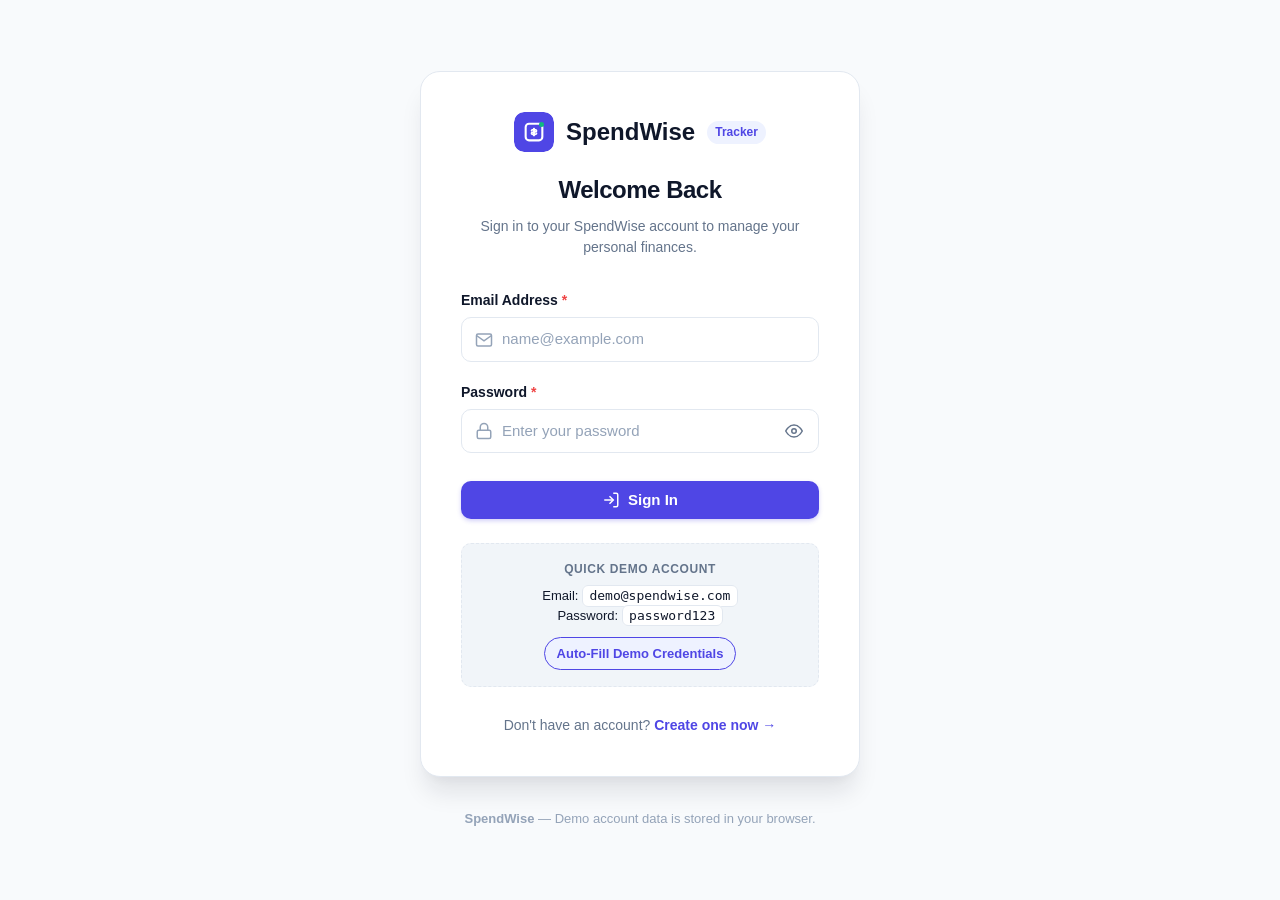
<file: index.html>
<!DOCTYPE html>
<html lang="en">
<head>
  <meta charset="UTF-8">
  <title>SpendWise - Expense Tracker</title>
  <script>
    (function() {
      var currentUser = localStorage.getItem("spendwise_current_user");
      if (currentUser) {
        window.location.replace("expense-tracker/index.html");
      } else {
        window.location.replace("expense-tracker/login.html");
      }
    })();
  </script>
  <meta http-equiv="refresh" content="0; url=expense-tracker/login.html">
</head>
<body style="font-family: system-ui, sans-serif; display: flex; align-items: center; justify-content: center; height: 100vh; margin: 0; background: #f8fafc;">
  <p>Redirecting to <a href="expense-tracker/login.html" style="color: #4f46e5; font-weight: 600;">SpendWise Application</a>...</p>
</body>
</html>
</file>
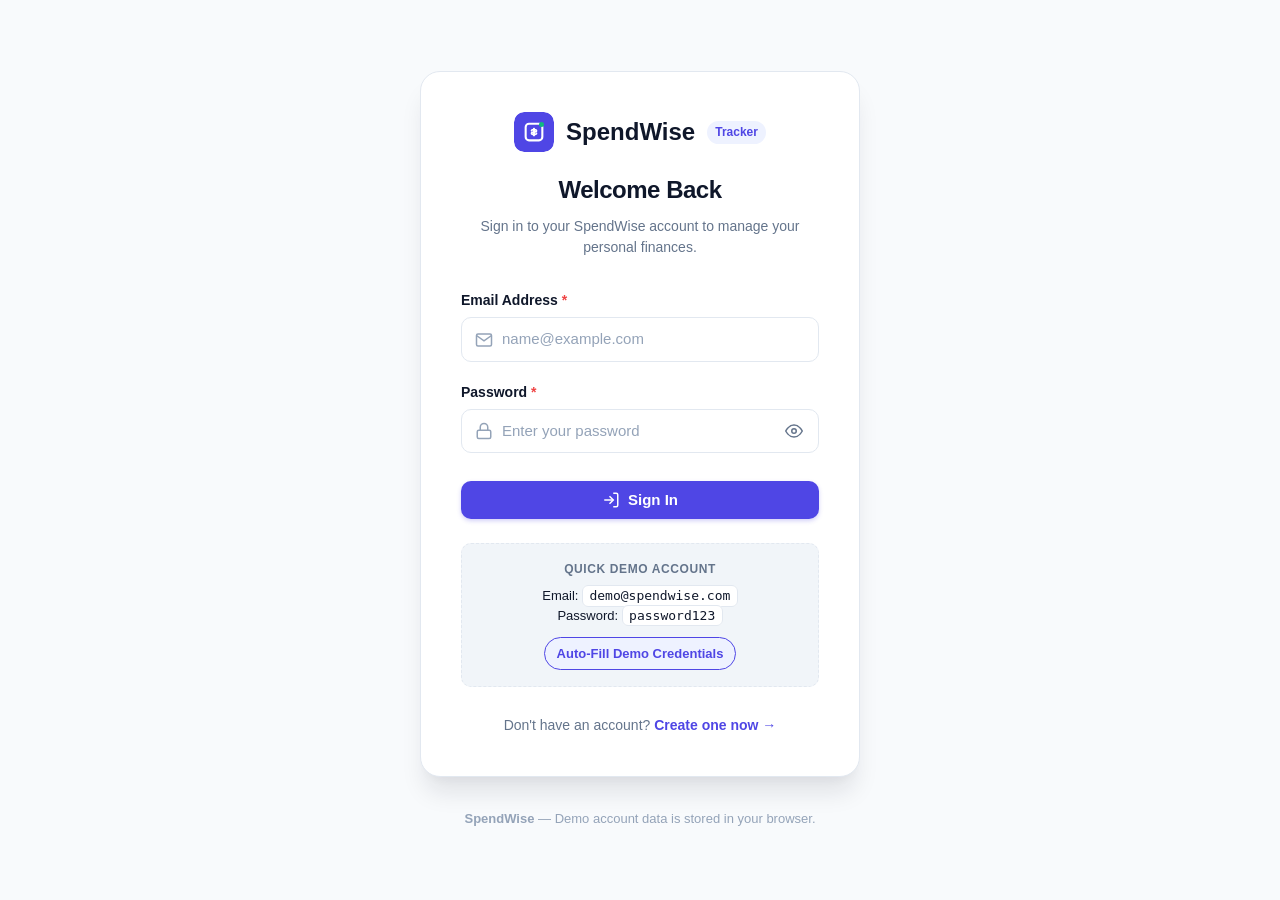
<file: expense-tracker/index.html>
<!DOCTYPE html>
<html lang="en">
<head>
  <meta charset="UTF-8">
  <meta name="viewport" content="width=device-width, initial-scale=1.0">
  <title>SpendWise | Modern Expense Tracker & Dashboard</title>
  <link rel="icon" type="image/svg+xml" href="assets/images/logo.svg">

  <script>
    (function () {
      const currentUser = localStorage.getItem("spendwise_current_user");
      if (!currentUser) {
        window.location.replace("login.html");
      }
    })();
  </script>

  <link rel="stylesheet" href="css/style.css">
  <link rel="stylesheet" href="css/responsive.css">
</head>
<body>

  <header class="navbar">
    <div class="container">
      <a href="index.html" class="nav-brand">
        <img src="assets/images/logo.svg" alt="SpendWise Logo" class="brand-icon">
        <span>SpendWise</span>
        <span class="brand-badge">Tracker</span>
      </a>

      <nav>
        <ul class="nav-menu">
          <li>
            <a href="index.html" class="nav-link active">
              <svg width="18" height="18" viewBox="0 0 24 24" fill="none" stroke="currentColor" stroke-width="2">
                <rect x="3" y="3" width="7" height="9" rx="1"></rect>
                <rect x="14" y="3" width="7" height="5" rx="1"></rect>
                <rect x="14" y="12" width="7" height="9" rx="1"></rect>
                <rect x="3" y="16" width="7" height="5" rx="1"></rect>
              </svg>
              <span>Dashboard</span>
            </a>
          </li>
          <li>
            <a href="pages/transactions.html" class="nav-link">
              <svg width="18" height="18" viewBox="0 0 24 24" fill="none" stroke="currentColor" stroke-width="2">
                <line x1="8" y1="6" x2="21" y2="6"></line>
                <line x1="8" y1="12" x2="21" y2="12"></line>
                <line x1="8" y1="18" x2="21" y2="18"></line>
                <line x1="3" y1="6" x2="3.01" y2="6"></line>
                <line x1="3" y1="12" x2="3.01" y2="12"></line>
                <line x1="3" y1="18" x2="3.01" y2="18"></line>
              </svg>
              <span>Transactions</span>
            </a>
          </li>
        </ul>
      </nav>

      <div class="nav-actions">

        <div class="nav-user-profile" id="nav-user-profile" title="Logged in user">
          <div class="user-avatar" id="user-avatar">U</div>
          <span class="user-name" id="nav-user-name">User</span>
        </div>

        <a href="pages/transactions.html" class="btn btn-secondary btn-sm">
          <span>View All</span>
        </a>

        <button id="logout-btn" class="btn btn-danger btn-sm" title="Log out of SpendWise">
          <svg width="15" height="15" viewBox="0 0 24 24" fill="none" stroke="currentColor" stroke-width="2">
            <path d="M9 21H5a2 2 0 0 1-2-2V5a2 2 0 0 1 2-2h4"></path>
            <polyline points="16 17 21 12 16 7"></polyline>
            <line x1="21" y1="12" x2="9" y2="12"></line>
          </svg>
          <span>Logout</span>
        </button>
      </div>
    </div>
  </header>

  <main class="main-content">
    <div class="container">

      <section class="page-header">
        <div class="page-title-group">
          <h1>Financial Dashboard</h1>
          <p>Track your cash flow, log expenses, and monitor savings in real-time.</p>
        </div>
        <div class="header-actions">
          <button id="clear-all-data-btn" class="btn btn-secondary btn-sm" title="Restore default sample records">
            <svg width="16" height="16" viewBox="0 0 24 24" fill="none" stroke="currentColor" stroke-width="2">
              <path d="M21.5 2v6h-6M21.34 15.57a10 10 0 1 1-.57-8.38l5.67-5.67"></path>
            </svg>
            <span>Reset Samples</span>
          </button>
          <a href="pages/transactions.html" class="btn btn-primary btn-sm">
            <svg width="16" height="16" viewBox="0 0 24 24" fill="none" stroke="currentColor" stroke-width="2">
              <line x1="12" y1="5" x2="12" y2="19"></line>
              <line x1="5" y1="12" x2="19" y2="12"></line>
            </svg>
            <span>All Transactions</span>
          </a>
        </div>
      </section>

      <section class="dashboard-grid">

        <div class="metric-card">
          <div class="metric-card-header">
            <span class="metric-card-title">Total Balance</span>
            <div class="metric-icon-box balance">
              <svg width="22" height="22" viewBox="0 0 24 24" fill="none" stroke="currentColor" stroke-width="2">
                <rect x="2" y="5" width="20" height="14" rx="2"></rect>
                <line x1="2" y1="10" x2="22" y2="10"></line>
              </svg>
            </div>
          </div>
          <div class="metric-card-value" id="total-balance">$0.00</div>
          <div class="metric-card-footer">
            <span class="status-badge positive" id="balance-status-badge">Positive Balance</span>
          </div>
        </div>

        <div class="metric-card">
          <div class="metric-card-header">
            <span class="metric-card-title">Total Income</span>
            <div class="metric-icon-box income">
              <svg width="22" height="22" viewBox="0 0 24 24" fill="none" stroke="currentColor" stroke-width="2.5">
                <polyline points="23 6 13.5 15.5 8.5 10.5 1 18"></polyline>
                <polyline points="17 6 23 6 23 12"></polyline>
              </svg>
            </div>
          </div>
          <div class="metric-card-value" id="total-income" style="color: var(--success);">$0.00</div>
          <div class="metric-card-footer">
            <span>Money received</span>
          </div>
        </div>

        <div class="metric-card">
          <div class="metric-card-header">
            <span class="metric-card-title">Total Expense</span>
            <div class="metric-icon-box expense">
              <svg width="22" height="22" viewBox="0 0 24 24" fill="none" stroke="currentColor" stroke-width="2.5">
                <polyline points="23 18 13.5 8.5 8.5 13.5 1 6"></polyline>
                <polyline points="17 18 23 18 23 12"></polyline>
              </svg>
            </div>
          </div>
          <div class="metric-card-value" id="total-expense" style="color: var(--danger);">$0.00</div>
          <div class="metric-card-footer">
            <span>Money spent</span>
          </div>
        </div>

        <div class="metric-card">
          <div class="metric-card-header">
            <span class="metric-card-title">Transactions</span>
            <div class="metric-icon-box count">
              <svg width="22" height="22" viewBox="0 0 24 24" fill="none" stroke="currentColor" stroke-width="2">
                <path d="M14 2H6a2 2 0 0 0-2 2v16a2 2 0 0 0 2 2h12a2 2 0 0 0 2-2V8z"></path>
                <polyline points="14 2 14 8 20 8"></polyline>
                <line x1="16" y1="13" x2="8" y2="13"></line>
                <line x1="16" y1="17" x2="8" y2="17"></line>
                <polyline points="10 9 9 9 8 9"></polyline>
              </svg>
            </div>
          </div>
          <div class="metric-card-value" id="total-count">0</div>
          <div class="metric-card-footer">
            <span>Total records saved</span>
          </div>
        </div>

      </section>

      <div class="dashboard-layout">

        <div class="dashboard-col-left">

          <div class="card">
            <div class="card-header">
              <h2 class="card-title">
                <svg width="20" height="20" viewBox="0 0 24 24" fill="none" stroke="currentColor" stroke-width="2">
                  <circle cx="12" cy="12" r="10"></circle>
                  <line x1="12" y1="8" x2="12" y2="16"></line>
                  <line x1="8" y1="12" x2="16" y2="12"></line>
                </svg>
                <span>Add Transaction</span>
              </h2>
            </div>
            <div class="card-body">
              <form id="transaction-form">

                <div class="form-group">
                  <label class="form-label">Transaction Type</label>
                  <div class="type-toggle-group">
                    <button type="button" class="type-toggle-btn active type-expense" data-type="expense">
                      <svg width="16" height="16" viewBox="0 0 24 24" fill="none" stroke="currentColor" stroke-width="2.5">
                        <polyline points="23 18 13.5 8.5 8.5 13.5 1 6"></polyline>
                        <polyline points="17 18 23 18 23 12"></polyline>
                      </svg>
                      <span>Expense</span>
                    </button>
                    <button type="button" class="type-toggle-btn type-income" data-type="income">
                      <svg width="16" height="16" viewBox="0 0 24 24" fill="none" stroke="currentColor" stroke-width="2.5">
                        <polyline points="23 6 13.5 15.5 8.5 10.5 1 18"></polyline>
                        <polyline points="17 6 23 6 23 12"></polyline>
                      </svg>
                      <span>Income</span>
                    </button>
                  </div>
                </div>

                <div class="form-group">
                  <label for="tx-title" class="form-label">
                    Transaction Title <span class="required">*</span>
                  </label>
                  <input
                    type="text"
                    id="tx-title"
                    class="form-control"
                    placeholder="e.g. Grocery shopping, Salary, Coffee"
                    required
                  >
                </div>

                <div class="form-row">
                  <div class="form-group">
                    <label for="tx-amount" class="form-label">
                      Amount ($) <span class="required">*</span>
                    </label>
                    <div class="input-with-icon">
                      <span class="input-icon">$</span>
                      <input
                        type="number"
                        id="tx-amount"
                        class="form-control"
                        placeholder="0.00"
                        step="0.01"
                        min="0.01"
                        required
                      >
                    </div>
                  </div>

                  <div class="form-group">
                    <label for="tx-category" class="form-label">
                      Category <span class="required">*</span>
                    </label>
                    <select id="tx-category" class="form-control" required>

                    </select>
                  </div>
                </div>

                <div class="form-row">
                  <div class="form-group">
                    <label for="tx-date" class="form-label">
                      Date <span class="required">*</span>
                    </label>
                    <input
                      type="date"
                      id="tx-date"
                      class="form-control"
                      required
                    >
                  </div>

                  <div class="form-group">
                    <label for="tx-notes" class="form-label">
                      Notes (Optional)
                    </label>
                    <input
                      type="text"
                      id="tx-notes"
                      class="form-control"
                      placeholder="e.g. Receipt #42, personal"
                    >
                  </div>
                </div>

                <button type="submit" class="btn btn-primary" style="width: 100%;">
                  <svg width="18" height="18" viewBox="0 0 24 24" fill="none" stroke="currentColor" stroke-width="2">
                    <line x1="12" y1="5" x2="12" y2="19"></line>
                    <line x1="5" y1="12" x2="19" y2="12"></line>
                  </svg>
                  <span>Add Transaction</span>
                </button>

              </form>
            </div>
          </div>

          <div class="card">
            <div class="card-header">
              <h2 class="card-title">
                <svg width="18" height="18" viewBox="0 0 24 24" fill="none" stroke="currentColor" stroke-width="2">
                  <line x1="18" y1="20" x2="18" y2="10"></line>
                  <line x1="12" y1="20" x2="12" y2="4"></line>
                  <line x1="6" y1="20" x2="6" y2="14"></line>
                </svg>
                <span>Cash Flow Breakdown</span>
              </h2>
            </div>
            <div class="card-body">

              <div class="analytics-meter">
                <div class="meter-labels">
                  <span id="income-ratio-text" style="color: var(--success);">Income: 50%</span>
                  <span id="expense-ratio-text" style="color: var(--danger);">Expense: 50%</span>
                </div>
                <div class="meter-track">
                  <div id="income-expense-meter" class="meter-fill" style="width: 50%;"></div>
                </div>
              </div>

              <h4 style="font-size: 0.875rem; font-weight: 600; color: var(--text-muted); margin-bottom: 0.75rem; text-transform: uppercase; letter-spacing: 0.05em;">
                Top Expense Categories
              </h4>
              <div id="category-breakdown-list" class="category-breakdown-list">

              </div>
            </div>
          </div>

        </div>

        <div class="dashboard-col-right">
          <div class="card">
            <div class="card-header">
              <h2 class="card-title">
                <svg width="20" height="20" viewBox="0 0 24 24" fill="none" stroke="currentColor" stroke-width="2">
                  <circle cx="12" cy="12" r="10"></circle>
                  <polyline points="12 6 12 12 16 14"></polyline>
                </svg>
                <span>Recent Transactions</span>
              </h2>
              <a href="pages/transactions.html" class="btn btn-secondary btn-sm">
                <span>View All &rarr;</span>
              </a>
            </div>
            <div class="card-body">

              <ul id="recent-transactions-list" class="transaction-list-widget">

              </ul>

              <div id="empty-recent-state" class="empty-state" style="display: none;">
                <img src="assets/images/empty-illustration.svg" alt="No transactions yet">
                <h3>No transactions found</h3>
                <p>Use the form on the left to add your first transaction and start tracking your expenses!</p>
              </div>

            </div>
          </div>
        </div>

      </div>

    </div>
  </main>

  <div id="edit-modal" class="modal-overlay">
    <div class="modal-dialog">
      <div class="modal-header">
        <h3 class="modal-title">
          <span aria-hidden="true">✏️</span>
          <span>Edit Transaction</span>
        </h3>
        <button type="button" class="modal-close-btn" id="close-edit-modal" aria-label="Close modal">
          <svg width="18" height="18" viewBox="0 0 24 24" fill="none" stroke="currentColor" stroke-width="2">
            <line x1="18" y1="6" x2="6" y2="18"></line>
            <line x1="6" y1="6" x2="18" y2="18"></line>
          </svg>
        </button>
      </div>

      <form id="edit-transaction-form">
        <input type="hidden" id="edit-tx-id">

        <div class="modal-body">

          <div class="form-group">
            <label class="form-label">Type</label>
            <div style="display: flex; gap: 1.5rem;">
              <label style="display: flex; align-items: center; gap: 0.5rem; cursor: pointer; font-size: 0.9375rem;">
                <input type="radio" name="edit-tx-type" value="income"> Income
              </label>
              <label style="display: flex; align-items: center; gap: 0.5rem; cursor: pointer; font-size: 0.9375rem;">
                <input type="radio" name="edit-tx-type" value="expense"> Expense
              </label>
            </div>
          </div>

          <div class="form-group">
            <label for="edit-tx-title" class="form-label">Transaction Title <span class="required">*</span></label>
            <input type="text" id="edit-tx-title" class="form-control" required>
          </div>

          <div class="form-row">
            <div class="form-group">
              <label for="edit-tx-amount" class="form-label">Amount ($) <span class="required">*</span></label>
              <input type="number" id="edit-tx-amount" class="form-control" step="0.01" min="0.01" required>
            </div>

            <div class="form-group">
              <label for="edit-tx-category" class="form-label">Category <span class="required">*</span></label>
              <select id="edit-tx-category" class="form-control" required></select>
            </div>
          </div>

          <div class="form-row">
            <div class="form-group">
              <label for="edit-tx-date" class="form-label">Date <span class="required">*</span></label>
              <input type="date" id="edit-tx-date" class="form-control" required>
            </div>

            <div class="form-group">
              <label for="edit-tx-notes" class="form-label">Notes</label>
              <input type="text" id="edit-tx-notes" class="form-control">
            </div>
          </div>
        </div>

        <div class="modal-footer">
          <button type="button" class="btn btn-secondary" id="cancel-edit-btn">Cancel</button>
          <button type="submit" class="btn btn-primary">Save Changes</button>
        </div>
      </form>
    </div>
  </div>

  <div id="toast-container" class="toast-container"></div>

  <footer class="footer">
    <div class="container">
      <div>
        <strong>SpendWise</strong> &mdash; Modern Vanilla JS Expense Tracker
      </div>
      <div>
        <span>All data saved securely in your browser's LocalStorage.</span>
      </div>
    </div>
  </footer>

  <script src="js/main.js"></script>
</body>
</html>
</file>
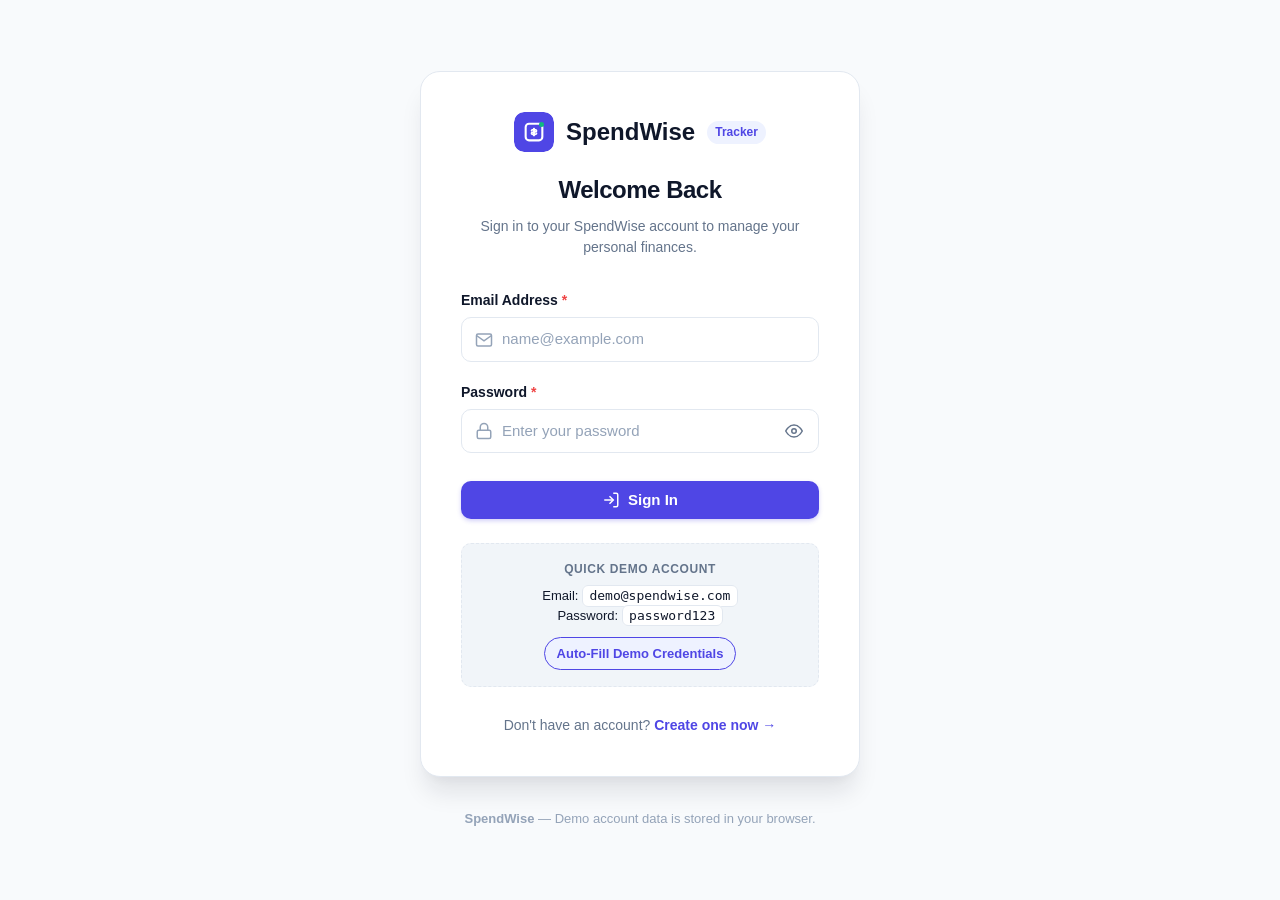
<file: expense-tracker/login.html>
<!DOCTYPE html>
<html lang="en">
<head>
  <meta charset="UTF-8">
  <meta name="viewport" content="width=device-width, initial-scale=1.0">
  <title>Sign In | SpendWise Expense Tracker</title>
  <link rel="icon" type="image/svg+xml" href="assets/images/logo.svg">

  <script>
    (function () {
      const currentUser = localStorage.getItem("spendwise_current_user");
      if (currentUser) {
        window.location.replace("index.html");
      }
    })();
  </script>

  <link rel="stylesheet" href="css/style.css">
  <link rel="stylesheet" href="css/login.css">
  <link rel="stylesheet" href="css/responsive.css">
</head>
<body>

  <div class="auth-wrapper">
    <div class="auth-container">

      <div class="auth-card">

        <div class="auth-header">
          <a href="login.html" class="auth-brand">
            <img src="assets/images/logo.svg" alt="SpendWise Logo" class="brand-icon">
            <span>SpendWise</span>
            <span class="brand-badge">Tracker</span>
          </a>
          <h1 class="auth-title">Welcome Back</h1>
          <p class="auth-subtitle">Sign in to your SpendWise account to manage your personal finances.</p>
        </div>

        <div id="auth-success" class="auth-alert auth-alert-success" style="display: none;">
          <svg width="20" height="20" viewBox="0 0 24 24" fill="none" stroke="currentColor" stroke-width="2">
            <path d="M22 11.08V12a10 10 0 1 1-5.93-9.14"></path>
            <polyline points="22 4 12 14.01 9 11.01"></polyline>
          </svg>
          <span id="auth-success-text">Account created successfully! Please sign in below.</span>
        </div>

        <div id="auth-error" class="auth-alert auth-alert-danger" style="display: none;">
          <svg width="20" height="20" viewBox="0 0 24 24" fill="none" stroke="currentColor" stroke-width="2">
            <circle cx="12" cy="12" r="10"></circle>
            <line x1="12" y1="8" x2="12" y2="12"></line>
            <line x1="12" y1="16" x2="12.01" y2="16"></line>
          </svg>
          <span id="auth-error-text">Invalid email or password.</span>
        </div>

        <form id="login-form" novalidate>

          <div class="form-group">
            <label for="login-email" class="form-label">
              Email Address <span class="required">*</span>
            </label>
            <div class="input-with-icon">
              <span class="input-icon">
                <svg width="18" height="18" viewBox="0 0 24 24" fill="none" stroke="currentColor" stroke-width="2">
                  <path d="M4 4h16c1.1 0 2 .9 2 2v12c0 1.1-.9 2-2 2H4c-1.1 0-2-.9-2-2V6c0-1.1.9-2 2-2z"></path>
                  <polyline points="22,6 12,13 2,6"></polyline>
                </svg>
              </span>
              <input
                type="email"
                id="login-email"
                class="form-control"
                placeholder="name@example.com"
                required
                autocomplete="email"
              >
            </div>
          </div>

          <div class="form-group">
            <label for="login-password" class="form-label">
              Password <span class="required">*</span>
            </label>
            <div class="input-with-icon input-password-wrapper">
              <span class="input-icon">
                <svg width="18" height="18" viewBox="0 0 24 24" fill="none" stroke="currentColor" stroke-width="2">
                  <rect x="3" y="11" width="18" height="11" rx="2" ry="2"></rect>
                  <path d="M7 11V7a5 5 0 0 1 10 0v4"></path>
                </svg>
              </span>
              <input
                type="password"
                id="login-password"
                class="form-control"
                placeholder="Enter your password"
                required
                autocomplete="current-password"
              >
              <button
                type="button"
                id="toggle-login-password"
                class="btn-toggle-password"
                aria-label="Toggle password visibility"
              >
                <svg width="18" height="18" viewBox="0 0 24 24" fill="none" stroke="currentColor" stroke-width="2">
                  <path d="M1 12s4-8 11-8 11 8 11 8-4 8-11 8-11-8-11-8z"></path>
                  <circle cx="12" cy="12" r="3"></circle>
                </svg>
              </button>
            </div>
          </div>

          <button type="submit" id="login-submit-btn" class="btn btn-primary" style="width: 100%; margin-top: 0.5rem;">
            <svg width="18" height="18" viewBox="0 0 24 24" fill="none" stroke="currentColor" stroke-width="2">
              <path d="M15 3h4a2 2 0 0 1 2 2v14a2 2 0 0 1-2 2h-4"></path>
              <polyline points="10 17 15 12 10 7"></polyline>
              <line x1="15" y1="12" x2="3" y2="12"></line>
            </svg>
            <span>Sign In</span>
          </button>

        </form>

        <div class="demo-account-box">
          <div class="demo-account-header">Quick Demo Account</div>
          <div class="demo-credentials">
            Email: <code>demo@spendwise.com</code><br>
            Password: <code>password123</code>
          </div>
          <button type="button" id="btn-fill-demo" class="btn-fill-demo">
            Auto-Fill Demo Credentials
          </button>
        </div>

        <div class="auth-footer">
          Don't have an account? <a href="register.html">Create one now &rarr;</a>
        </div>

      </div>

      <div class="auth-page-footer">
        <strong>SpendWise</strong> &mdash; Demo account data is stored in your browser.
      </div>

    </div>
  </div>

  <div id="toast-container" class="toast-container"></div>

  <script src="js/login.js"></script>
</body>
</html>
</file>
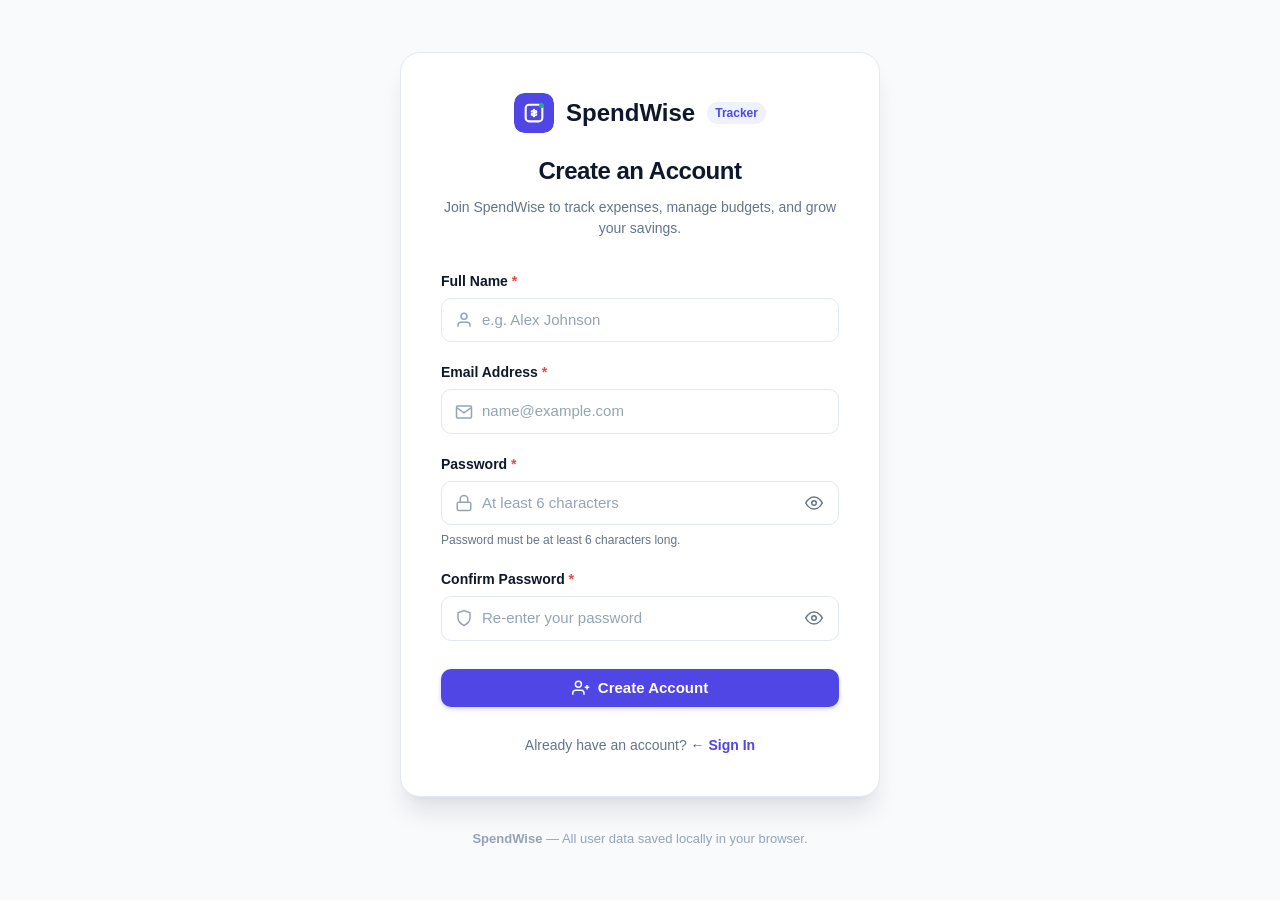
<file: expense-tracker/register.html>
<!DOCTYPE html>
<html lang="en">
<head>
  <meta charset="UTF-8">
  <meta name="viewport" content="width=device-width, initial-scale=1.0">
  <title>Create an Account | SpendWise Expense Tracker</title>
  <link rel="icon" type="image/svg+xml" href="assets/images/logo.svg">

  <script>
    (function () {
      const currentUser = localStorage.getItem("spendwise_current_user");
      if (currentUser) {
        window.location.replace("index.html");
      }
    })();
  </script>

  <link rel="stylesheet" href="css/style.css">
  <link rel="stylesheet" href="css/register.css">
  <link rel="stylesheet" href="css/responsive.css">
</head>
<body>

  <div class="auth-wrapper">
    <div class="auth-container">

      <div class="auth-card">

        <div class="auth-header">
          <a href="register.html" class="auth-brand">
            <img src="assets/images/logo.svg" alt="SpendWise Logo" class="brand-icon">
            <span>SpendWise</span>
            <span class="brand-badge">Tracker</span>
          </a>
          <h1 class="auth-title">Create an Account</h1>
          <p class="auth-subtitle">Join SpendWise to track expenses, manage budgets, and grow your savings.</p>
        </div>

        <div id="auth-error" class="auth-alert auth-alert-danger" style="display: none;">
          <svg width="20" height="20" viewBox="0 0 24 24" fill="none" stroke="currentColor" stroke-width="2">
            <circle cx="12" cy="12" r="10"></circle>
            <line x1="12" y1="8" x2="12" y2="12"></line>
            <line x1="12" y1="16" x2="12.01" y2="16"></line>
          </svg>
          <span id="auth-error-text">Please resolve the form errors.</span>
        </div>

        <form id="register-form" novalidate>

          <div class="form-group">
            <label for="reg-name" class="form-label">
              Full Name <span class="required">*</span>
            </label>
            <div class="input-with-icon">
              <span class="input-icon">
                <svg width="18" height="18" viewBox="0 0 24 24" fill="none" stroke="currentColor" stroke-width="2">
                  <path d="M20 21v-2a4 4 0 0 0-4-4H8a4 4 0 0 0-4 4v2"></path>
                  <circle cx="12" cy="7" r="4"></circle>
                </svg>
              </span>
              <input
                type="text"
                id="reg-name"
                class="form-control"
                placeholder="e.g. Alex Johnson"
                required
                autocomplete="name"
              >
            </div>
          </div>

          <div class="form-group">
            <label for="reg-email" class="form-label">
              Email Address <span class="required">*</span>
            </label>
            <div class="input-with-icon">
              <span class="input-icon">
                <svg width="18" height="18" viewBox="0 0 24 24" fill="none" stroke="currentColor" stroke-width="2">
                  <path d="M4 4h16c1.1 0 2 .9 2 2v12c0 1.1-.9 2-2 2H4c-1.1 0-2-.9-2-2V6c0-1.1.9-2 2-2z"></path>
                  <polyline points="22,6 12,13 2,6"></polyline>
                </svg>
              </span>
              <input
                type="email"
                id="reg-email"
                class="form-control"
                placeholder="name@example.com"
                required
                autocomplete="email"
              >
            </div>
          </div>

          <div class="form-group">
            <label for="reg-password" class="form-label">
              Password <span class="required">*</span>
            </label>
            <div class="input-with-icon input-password-wrapper">
              <span class="input-icon">
                <svg width="18" height="18" viewBox="0 0 24 24" fill="none" stroke="currentColor" stroke-width="2">
                  <rect x="3" y="11" width="18" height="11" rx="2" ry="2"></rect>
                  <path d="M7 11V7a5 5 0 0 1 10 0v4"></path>
                </svg>
              </span>
              <input
                type="password"
                id="reg-password"
                class="form-control"
                placeholder="At least 6 characters"
                minlength="6"
                required
                autocomplete="new-password"
              >
              <button
                type="button"
                id="toggle-reg-password"
                class="btn-toggle-password"
                aria-label="Toggle password visibility"
              >
                <svg width="18" height="18" viewBox="0 0 24 24" fill="none" stroke="currentColor" stroke-width="2">
                  <path d="M1 12s4-8 11-8 11 8 11 8-4 8-11 8-11-8-11-8z"></path>
                  <circle cx="12" cy="12" r="3"></circle>
                </svg>
              </button>
            </div>
            <div class="form-helper">Password must be at least 6 characters long.</div>
          </div>

          <div class="form-group">
            <label for="reg-confirm-password" class="form-label">
              Confirm Password <span class="required">*</span>
            </label>
            <div class="input-with-icon input-password-wrapper">
              <span class="input-icon">
                <svg width="18" height="18" viewBox="0 0 24 24" fill="none" stroke="currentColor" stroke-width="2">
                  <path d="M12 22s8-4 8-10V5l-8-3-8 3v7c0 6 8 10 8 10z"></path>
                </svg>
              </span>
              <input
                type="password"
                id="reg-confirm-password"
                class="form-control"
                placeholder="Re-enter your password"
                required
                autocomplete="new-password"
              >
              <button
                type="button"
                id="toggle-reg-confirm"
                class="btn-toggle-password"
                aria-label="Toggle password visibility"
              >
                <svg width="18" height="18" viewBox="0 0 24 24" fill="none" stroke="currentColor" stroke-width="2">
                  <path d="M1 12s4-8 11-8 11 8 11 8-4 8-11 8-11-8-11-8z"></path>
                  <circle cx="12" cy="12" r="3"></circle>
                </svg>
              </button>
            </div>
            <div id="match-indicator" class="match-indicator" style="display: none;"></div>
          </div>

          <button type="submit" id="register-submit-btn" class="btn btn-primary" style="width: 100%; margin-top: 0.5rem;">
            <svg width="18" height="18" viewBox="0 0 24 24" fill="none" stroke="currentColor" stroke-width="2">
              <path d="M16 21v-2a4 4 0 0 0-4-4H5a4 4 0 0 0-4 4v2"></path>
              <circle cx="8.5" cy="7" r="4"></circle>
              <line x1="20" y1="8" x2="20" y2="14"></line>
              <line x1="23" y1="11" x2="17" y2="11"></line>
            </svg>
            <span>Create Account</span>
          </button>

        </form>

        <div class="auth-footer">
          Already have an account? <a href="login.html">&larr; Sign In</a>
        </div>

      </div>

      <div class="auth-page-footer">
        <strong>SpendWise</strong> &mdash; All user data saved locally in your browser.
      </div>

    </div>
  </div>

  <div id="toast-container" class="toast-container"></div>

  <script src="js/register.js"></script>
</body>
</html>
</file>
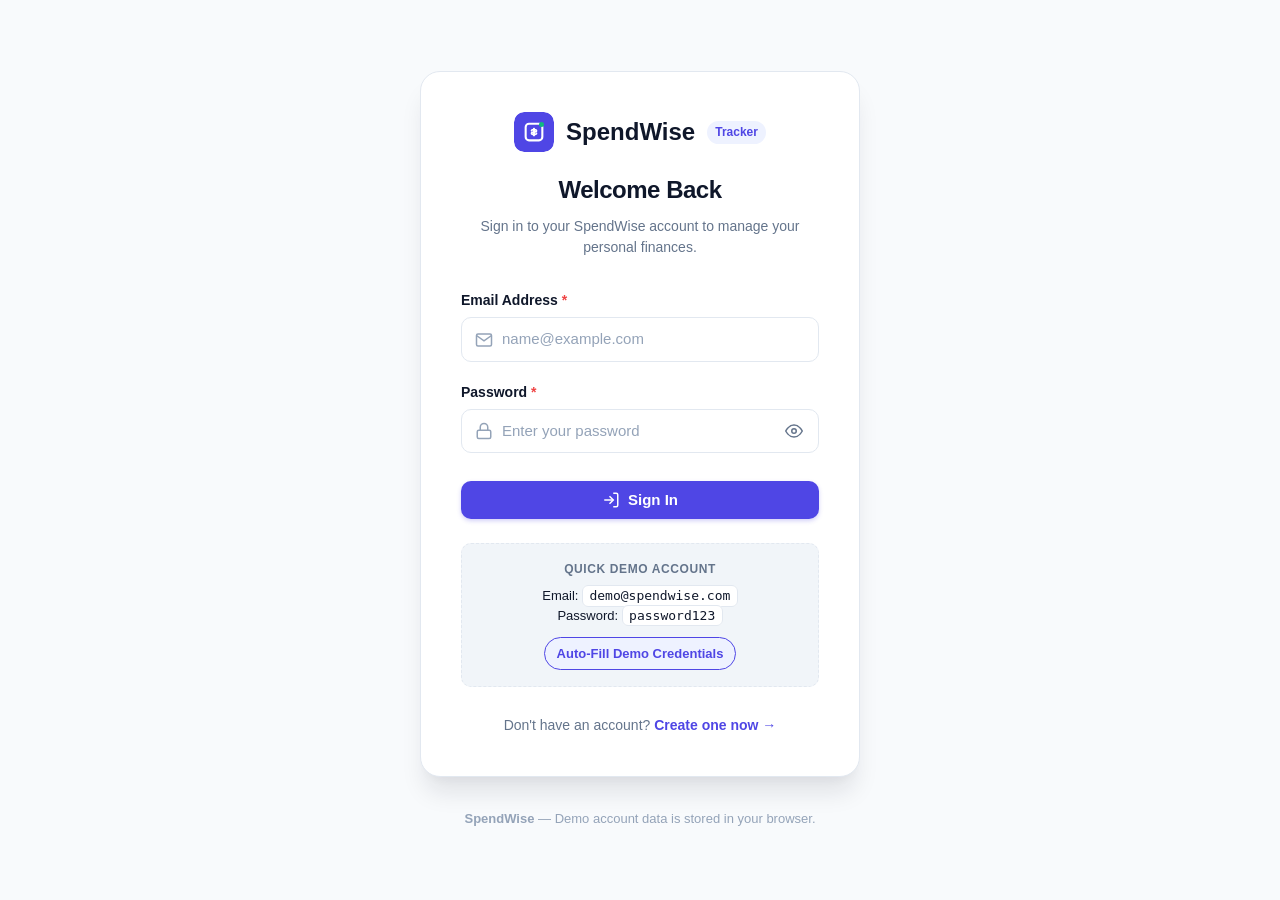
<file: expense-tracker/pages/transactions.html>
<!DOCTYPE html>
<html lang="en">

<head>
  <meta charset="UTF-8">
  <meta name="viewport" content="width=device-width, initial-scale=1.0">
  <title>All Transactions | SpendWise</title>
  <link rel="icon" type="image/svg+xml" href="../assets/images/logo.svg">

  <script>
    (function () {
      const currentUser = localStorage.getItem("spendwise_current_user");
      if (!currentUser) {
        window.location.replace("../login.html");
      }
    })();
  </script>

  <link rel="stylesheet" href="../css/style.css">
  <link rel="stylesheet" href="../css/responsive.css">
</head>

<body>

  <header class="navbar">
    <div class="container">
      <a href="../index.html" class="nav-brand">
        <img src="../assets/images/logo.svg" alt="SpendWise Logo" class="brand-icon">
        <span>SpendWise</span>
        <span class="brand-badge">Tracker</span>
      </a>

      <nav>
        <ul class="nav-menu">
          <li>
            <a href="../index.html" class="nav-link">
              <svg width="18" height="18" viewBox="0 0 24 24" fill="none" stroke="currentColor" stroke-width="2">
                <rect x="3" y="3" width="7" height="9" rx="1"></rect>
                <rect x="14" y="3" width="7" height="5" rx="1"></rect>
                <rect x="14" y="12" width="7" height="9" rx="1"></rect>
                <rect x="3" y="16" width="7" height="5" rx="1"></rect>
              </svg>
              <span>Dashboard</span>
            </a>
          </li>
          <li>
            <a href="transactions.html" class="nav-link active">
              <svg width="18" height="18" viewBox="0 0 24 24" fill="none" stroke="currentColor" stroke-width="2">
                <line x1="8" y1="6" x2="21" y2="6"></line>
                <line x1="8" y1="12" x2="21" y2="12"></line>
                <line x1="8" y1="18" x2="21" y2="18"></line>
                <line x1="3" y1="6" x2="3.01" y2="6"></line>
                <line x1="3" y1="12" x2="3.01" y2="12"></line>
                <line x1="3" y1="18" x2="3.01" y2="18"></line>
              </svg>
              <span>Transactions</span>
            </a>
          </li>
        </ul>
      </nav>

      <div class="nav-actions">

        <div class="nav-user-profile" id="nav-user-profile" title="Logged in user">
          <div class="user-avatar" id="user-avatar">U</div>
          <span class="user-name" id="nav-user-name">User</span>
        </div>

        <button id="open-add-modal-btn" class="btn btn-primary btn-sm">
          <svg width="16" height="16" viewBox="0 0 24 24" fill="none" stroke="currentColor" stroke-width="2">
            <line x1="12" y1="5" x2="12" y2="19"></line>
            <line x1="5" y1="12" x2="19" y2="12"></line>
          </svg>
          <span>Add Transaction</span>
        </button>

        <button id="logout-btn" class="btn btn-danger btn-sm" title="Log out of SpendWise">
          <svg width="15" height="15" viewBox="0 0 24 24" fill="none" stroke="currentColor" stroke-width="2">
            <path d="M9 21H5a2 2 0 0 1-2-2V5a2 2 0 0 1 2-2h4"></path>
            <polyline points="16 17 21 12 16 7"></polyline>
            <line x1="21" y1="12" x2="9" y2="12"></line>
          </svg>
          <span>Logout</span>
        </button>
      </div>
    </div>
  </header>

  <main class="main-content">
    <div class="container">

      <section class="page-header">
        <div class="page-title-group">
          <h1>Transaction History</h1>
          <p>Search, filter, edit, and organize all your income and expenses.</p>
        </div>
        <div class="header-actions">
          <a href="../index.html" class="btn btn-secondary btn-sm">
            <svg width="16" height="16" viewBox="0 0 24 24" fill="none" stroke="currentColor" stroke-width="2">
              <polyline points="15 18 9 12 15 6"></polyline>
            </svg>
            <span>Back to Dashboard</span>
          </a>
        </div>
      </section>

      <section class="filter-toolbar">
        <div class="filter-toolbar-top">

          <div class="filter-search-box input-with-icon">
            <span class="input-icon">
              <svg width="16" height="16" viewBox="0 0 24 24" fill="none" stroke="currentColor" stroke-width="2">
                <circle cx="11" cy="11" r="8"></circle>
                <line x1="21" y1="21" x2="16.65" y2="16.65"></line>
              </svg>
            </span>
            <input type="text" id="search-input" class="form-control"
              placeholder="Search by title, notes, or category...">
            <button id="clear-search-btn" type="button" class="btn-icon"
              style="display: none; position: absolute; right: 8px; top: 50%; transform: translateY(-50%); width: 28px; height: 28px;"
              title="Clear search">
              ✕
            </button>
          </div>

          <div class="filter-tabs">
            <button type="button" class="filter-tab-btn active" data-type="all">All</button>
            <button type="button" class="filter-tab-btn type-income" data-type="income">Income</button>
            <button type="button" class="filter-tab-btn type-expense" data-type="expense">Expense</button>
          </div>

        </div>

        <div class="filter-controls-group">

          <div style="display: flex; align-items: center; gap: 0.5rem;">
            <label for="filter-category" style="font-size: 0.8125rem; font-weight: 600; color: var(--text-muted);">
              Category:
            </label>
            <select id="filter-category" class="filter-select">
              <option value="all">All Categories</option>
            </select>
          </div>

          <div style="display: flex; align-items: center; gap: 0.5rem;">
            <label for="filter-sort" style="font-size: 0.8125rem; font-weight: 600; color: var(--text-muted);">
              Sort By:
            </label>
            <select id="filter-sort" class="filter-select">
              <option value="date-desc">Date (Newest first)</option>
              <option value="date-asc">Date (Oldest first)</option>
              <option value="amount-desc">Amount (High to Low)</option>
              <option value="amount-asc">Amount (Low to High)</option>
            </select>
          </div>

          <button id="reset-filters-btn" type="button" class="btn btn-secondary btn-sm"
            title="Reset all search and filter conditions">
            <svg width="14" height="14" viewBox="0 0 24 24" fill="none" stroke="currentColor" stroke-width="2">
              <path d="M2.5 2v6h6M2.66 15.57a10 10 0 1 0 .57-8.38l-5.67-5.67"></path>
            </svg>
            <span>Reset Filters</span>
          </button>

        </div>
      </section>

      <section id="table-wrapper" class="table-responsive">
        <table class="data-table mobile-table-card-view">
          <thead>
            <tr>
              <th>Title / Description</th>
              <th>Type</th>
              <th>Category</th>
              <th>Date</th>
              <th>Amount</th>
              <th style="text-align: right;">Actions</th>
            </tr>
          </thead>
          <tbody id="transactions-table-body">

          </tbody>
        </table>

        <div id="empty-transactions-state" class="empty-state" style="display: none;">
          <img src="../assets/images/empty-illustration.svg" alt="No transactions found">
          <h3>No transactions found</h3>
          <p>Try clearing your search query or changing your filters to find what you are looking for.</p>
        </div>

        <div class="table-footer-bar">
          <div id="tx-count-summary">Showing 0 of 0 transactions</div>
          <div style="display: flex; align-items: center; gap: 0.5rem;">
            <span>Filtered Net Total:</span>
            <strong id="filtered-total-amount" class="amount-positive">$0.00</strong>
          </div>
        </div>
      </section>

    </div>
  </main>

  <div id="edit-modal" class="modal-overlay">
    <div class="modal-dialog">
      <div class="modal-header">
        <h3 class="modal-title">
          <span aria-hidden="true">✏️</span>
          <span>Edit Transaction</span>
        </h3>
        <button type="button" class="modal-close-btn" id="close-edit-modal" aria-label="Close modal">
          <svg width="18" height="18" viewBox="0 0 24 24" fill="none" stroke="currentColor" stroke-width="2">
            <line x1="18" y1="6" x2="6" y2="18"></line>
            <line x1="6" y1="6" x2="18" y2="18"></line>
          </svg>
        </button>
      </div>

      <form id="edit-transaction-form">
        <input type="hidden" id="edit-tx-id">

        <div class="modal-body">

          <div class="form-group">
            <label class="form-label">Type</label>
            <div style="display: flex; gap: 1.5rem;">
              <label style="display: flex; align-items: center; gap: 0.5rem; cursor: pointer; font-size: 0.9375rem;">
                <input type="radio" name="edit-tx-type" value="income"> Income
              </label>
              <label style="display: flex; align-items: center; gap: 0.5rem; cursor: pointer; font-size: 0.9375rem;">
                <input type="radio" name="edit-tx-type" value="expense"> Expense
              </label>
            </div>
          </div>

          <div class="form-group">
            <label for="edit-tx-title" class="form-label">Transaction Title <span class="required">*</span></label>
            <input type="text" id="edit-tx-title" class="form-control" required>
          </div>

          <div class="form-row">
            <div class="form-group">
              <label for="edit-tx-amount" class="form-label">Amount ($) <span class="required">*</span></label>
              <input type="number" id="edit-tx-amount" class="form-control" step="0.01" min="0.01" required>
            </div>

            <div class="form-group">
              <label for="edit-tx-category" class="form-label">Category <span class="required">*</span></label>
              <select id="edit-tx-category" class="form-control" required></select>
            </div>
          </div>

          <div class="form-row">
            <div class="form-group">
              <label for="edit-tx-date" class="form-label">Date <span class="required">*</span></label>
              <input type="date" id="edit-tx-date" class="form-control" required>
            </div>

            <div class="form-group">
              <label for="edit-tx-notes" class="form-label">Notes</label>
              <input type="text" id="edit-tx-notes" class="form-control">
            </div>
          </div>
        </div>

        <div class="modal-footer">
          <button type="button" class="btn btn-secondary" id="cancel-edit-btn">Cancel</button>
          <button type="submit" class="btn btn-primary">Save Changes</button>
        </div>
      </form>
    </div>
  </div>

  <div id="add-modal" class="modal-overlay">
    <div class="modal-dialog">
      <div class="modal-header">
        <h3 class="modal-title">
          <svg width="20" height="20" viewBox="0 0 24 24" fill="none" stroke="currentColor" stroke-width="2">
            <circle cx="12" cy="12" r="10"></circle>
            <line x1="12" y1="8" x2="12" y2="16"></line>
            <line x1="8" y1="12" x2="16" y2="12"></line>
          </svg>
          <span>Add New Transaction</span>
        </h3>
        <button type="button" class="modal-close-btn" id="close-add-modal" aria-label="Close modal">
          <svg width="18" height="18" viewBox="0 0 24 24" fill="none" stroke="currentColor" stroke-width="2">
            <line x1="18" y1="6" x2="6" y2="18"></line>
            <line x1="6" y1="6" x2="18" y2="18"></line>
          </svg>
        </button>
      </div>

      <form id="add-transaction-form">
        <div class="modal-body">

          <div class="form-group">
            <label class="form-label">Transaction Type</label>
            <div class="type-toggle-group">
              <button type="button" class="type-toggle-btn add-type-toggle-btn active type-expense" data-type="expense">
                Expense
              </button>
              <button type="button" class="type-toggle-btn add-type-toggle-btn type-income" data-type="income">
                Income
              </button>
            </div>
          </div>

          <div class="form-group">
            <label for="add-tx-title" class="form-label">Transaction Title <span class="required">*</span></label>
            <input type="text" id="add-tx-title" class="form-control" placeholder="e.g. Electricity bill, Bonus"
              required>
          </div>

          <div class="form-row">
            <div class="form-group">
              <label for="add-tx-amount" class="form-label">Amount ($) <span class="required">*</span></label>
              <input type="number" id="add-tx-amount" class="form-control" placeholder="0.00" step="0.01" min="0.01"
                required>
            </div>

            <div class="form-group">
              <label for="add-tx-category" class="form-label">Category <span class="required">*</span></label>
              <select id="add-tx-category" class="form-control" required></select>
            </div>
          </div>

          <div class="form-row">
            <div class="form-group">
              <label for="add-tx-date" class="form-label">Date <span class="required">*</span></label>
              <input type="date" id="add-tx-date" class="form-control" required>
            </div>

            <div class="form-group">
              <label for="add-tx-notes" class="form-label">Notes (Optional)</label>
              <input type="text" id="add-tx-notes" class="form-control" placeholder="Optional details">
            </div>
          </div>

        </div>

        <div class="modal-footer">
          <button type="button" class="btn btn-secondary" id="cancel-add-btn">Cancel</button>
          <button type="submit" class="btn btn-primary">Add Transaction</button>
        </div>
      </form>
    </div>
  </div>

  <div id="toast-container" class="toast-container"></div>

  <footer class="footer">
    <div class="container">
      <div>
        <strong>SpendWise</strong> &mdash; Modern Vanilla JS Expense Tracker
      </div>
      <div>
        <span>All data saved securely in your browser's LocalStorage.</span>
      </div>
    </div>
  </footer>

  <script src="../js/transactions.js"></script>
</body>

</html>
</file>
<file: expense-tracker/css/style.css>
:root {

  --primary: #4f46e5;
  --primary-hover: #4338ca;
  --primary-light: #eef2ff;
  --primary-text: #3730a3;

  --success: #10b981;
  --success-hover: #059669;
  --success-light: #ecfdf5;
  --success-border: #a7f3d0;
  --success-text: #065f46;

  --danger: #ef4444;
  --danger-hover: #dc2626;
  --danger-light: #fef2f2;
  --danger-border: #fecaca;
  --danger-text: #991b1b;

  --warning: #f59e0b;
  --warning-light: #fffbeb;
  --warning-text: #92400e;

  --info: #0284c7;
  --info-light: #f0f9ff;

  --bg-body: #f8fafc;
  --bg-card: #ffffff;
  --bg-card-subtle: #f1f5f9;
  --bg-input: #ffffff;

  --text-main: #0f172a;
  --text-muted: #64748b;
  --text-light: #94a3b8;
  --border-color: #e2e8f0;
  --border-focus: #818cf8;

  --shadow-xs: 0 1px 2px rgba(0, 0, 0, 0.05);
  --shadow-sm: 0 1px 3px rgba(15, 23, 42, 0.08), 0 1px 2px rgba(15, 23, 42, 0.04);
  --shadow-md: 0 4px 6px -1px rgba(15, 23, 42, 0.08), 0 2px 4px -2px rgba(15, 23, 42, 0.05);
  --shadow-lg: 0 10px 15px -3px rgba(15, 23, 42, 0.08), 0 4px 6px -4px rgba(15, 23, 42, 0.04);
  --shadow-xl: 0 20px 25px -5px rgba(15, 23, 42, 0.1), 0 8px 10px -6px rgba(15, 23, 42, 0.04);

  --radius-sm: 6px;
  --radius-md: 10px;
  --radius-lg: 14px;
  --radius-xl: 20px;
  --radius-pill: 9999px;

  --transition-fast: 0.15s ease;
  --transition-normal: 0.25s ease;

  --font-family: -apple-system, BlinkMacSystemFont, "Segoe UI", Roboto, "Helvetica Neue", Arial, sans-serif;
}

*,
*::before,
*::after {
  box-sizing: border-box;
  margin: 0;
  padding: 0;
}

html {
  font-size: 16px;
  scroll-behavior: smooth;
}

body {
  font-family: var(--font-family);
  background-color: var(--bg-body);
  color: var(--text-main);
  line-height: 1.5;
  min-height: 100vh;
  display: flex;
  flex-direction: column;
  -webkit-font-smoothing: antialiased;
}

img,
svg {
  display: block;
  max-width: 100%;
}

button,
input,
select,
textarea {
  font: inherit;
  color: inherit;
}

button {
  cursor: pointer;
  border: none;
  background: none;
}

a {
  color: inherit;
  text-decoration: none;
}

.container {
  width: 100%;
  max-width: 1200px;
  margin-left: auto;
  margin-right: auto;
  padding-left: 1.5rem;
  padding-right: 1.5rem;
}

.main-content {
  flex: 1;
  padding-top: 2rem;
  padding-bottom: 3.5rem;
}

.navbar {
  background-color: var(--bg-card);
  border-bottom: 1px solid var(--border-color);
  position: sticky;
  top: 0;
  z-index: 100;
  box-shadow: var(--shadow-xs);
}

.navbar .container {
  display: flex;
  align-items: center;
  justify-content: space-between;
  height: 72px;
}

.nav-brand {
  display: flex;
  align-items: center;
  gap: 0.75rem;
  font-weight: 700;
  font-size: 1.25rem;
  color: var(--text-main);
  transition: opacity var(--transition-fast);
}

.nav-brand:hover {
  opacity: 0.9;
}

.brand-icon {
  width: 36px;
  height: 36px;
  border-radius: var(--radius-md);
  object-fit: contain;
}

.brand-badge {
  font-size: 0.75rem;
  font-weight: 600;
  padding: 0.15rem 0.5rem;
  background: var(--primary-light);
  color: var(--primary);
  border-radius: var(--radius-pill);
}

.nav-menu {
  display: flex;
  align-items: center;
  list-style: none;
  gap: 0.5rem;
}

.nav-link {
  display: flex;
  align-items: center;
  gap: 0.5rem;
  padding: 0.5rem 1rem;
  border-radius: var(--radius-md);
  font-size: 0.9375rem;
  font-weight: 500;
  color: var(--text-muted);
  transition: all var(--transition-fast);
}

.nav-link:hover {
  color: var(--primary);
  background-color: var(--primary-light);
}

.nav-link.active {
  color: var(--primary);
  background-color: var(--primary-light);
  font-weight: 600;
}

.nav-actions {
  display: flex;
  align-items: center;
  gap: 0.75rem;
}

.nav-user-profile {
  display: inline-flex;
  align-items: center;
  gap: 0.5rem;
  padding: 0.25rem 0.75rem 0.25rem 0.35rem;
  background-color: var(--bg-card-subtle);
  border-radius: var(--radius-pill);
  border: 1px solid var(--border-color);
  font-size: 0.8125rem;
  font-weight: 500;
  color: var(--text-main);
}

.user-avatar {
  width: 26px;
  height: 26px;
  border-radius: 50%;
  background: var(--primary);
  color: #ffffff;
  display: flex;
  align-items: center;
  justify-content: center;
  font-size: 0.75rem;
  font-weight: 700;
  text-transform: uppercase;
}

.user-name {
  max-width: 130px;
  overflow: hidden;
  text-overflow: ellipsis;
  white-space: nowrap;
}

.btn {
  display: inline-flex;
  align-items: center;
  justify-content: center;
  gap: 0.5rem;
  padding: 0.625rem 1.25rem;
  font-size: 0.9375rem;
  font-weight: 600;
  border-radius: var(--radius-md);
  transition: all var(--transition-fast);
  white-space: nowrap;
  line-height: 1.2;
}

.btn-primary {
  background-color: var(--primary);
  color: #ffffff;
  box-shadow: 0 2px 4px rgba(79, 70, 229, 0.25);
}

.btn-primary:hover {
  background-color: var(--primary-hover);
  transform: translateY(-1px);
  box-shadow: 0 4px 8px rgba(79, 70, 229, 0.35);
}

.btn-primary:active {
  transform: translateY(0);
}

.btn-secondary {
  background-color: var(--bg-card);
  color: var(--text-main);
  border: 1px solid var(--border-color);
}

.btn-secondary:hover {
  background-color: var(--bg-card-subtle);
  border-color: #cbd5e1;
}

.btn-danger {
  background-color: var(--danger-light);
  color: var(--danger-text);
  border: 1px solid var(--danger-border);
}

.btn-danger:hover {
  background-color: var(--danger);
  color: #ffffff;
}

.btn-sm {
  padding: 0.375rem 0.75rem;
  font-size: 0.8125rem;
  border-radius: var(--radius-sm);
}

.btn-icon {
  width: 36px;
  height: 36px;
  padding: 0;
  border-radius: var(--radius-md);
  display: inline-flex;
  align-items: center;
  justify-content: center;
  color: var(--text-muted);
  transition: all var(--transition-fast);
}

.btn-icon:hover {
  color: var(--text-main);
  background-color: var(--bg-card-subtle);
}

.btn-icon-danger:hover {
  color: var(--danger);
  background-color: var(--danger-light);
}

.btn-icon-edit:hover {
  color: var(--primary);
  background-color: var(--primary-light);
}

.page-header {
  display: flex;
  align-items: center;
  justify-content: space-between;
  margin-bottom: 2rem;
  flex-wrap: wrap;
  gap: 1rem;
}

.page-title-group h1 {
  font-size: 1.75rem;
  font-weight: 700;
  color: var(--text-main);
  letter-spacing: -0.02em;
}

.page-title-group p {
  color: var(--text-muted);
  font-size: 0.9375rem;
  margin-top: 0.25rem;
}

.header-actions {
  display: flex;
  align-items: center;
  gap: 0.75rem;
}

.dashboard-grid {
  display: grid;
  grid-template-columns: repeat(4, 1fr);
  gap: 1.25rem;
  margin-bottom: 2rem;
}

.metric-card {
  background-color: var(--bg-card);
  border: 1px solid var(--border-color);
  border-radius: var(--radius-lg);
  padding: 1.5rem;
  box-shadow: var(--shadow-sm);
  display: flex;
  flex-direction: column;
  justify-content: space-between;
  position: relative;
  overflow: hidden;
  transition: transform var(--transition-fast), box-shadow var(--transition-fast);
}

.metric-card:hover {
  transform: translateY(-2px);
  box-shadow: var(--shadow-md);
}

.metric-card-header {
  display: flex;
  align-items: center;
  justify-content: space-between;
  margin-bottom: 1rem;
}

.metric-card-title {
  font-size: 0.875rem;
  font-weight: 600;
  color: var(--text-muted);
  text-transform: uppercase;
  letter-spacing: 0.05em;
}

.metric-icon-box {
  width: 44px;
  height: 44px;
  border-radius: var(--radius-md);
  display: flex;
  align-items: center;
  justify-content: center;
}

.metric-icon-box.balance {
  background: linear-gradient(135deg, #eef2ff 0%, #e0e7ff 100%);
  color: var(--primary);
}

.metric-icon-box.income {
  background: linear-gradient(135deg, #ecfdf5 0%, #d1fae5 100%);
  color: var(--success);
}

.metric-icon-box.expense {
  background: linear-gradient(135deg, #fef2f2 0%, #fee2e2 100%);
  color: var(--danger);
}

.metric-icon-box.count {
  background: linear-gradient(135deg, #f0f9ff 0%, #e0f2fe 100%);
  color: var(--info);
}

.metric-card-value {
  font-size: 1.875rem;
  font-weight: 700;
  color: var(--text-main);
  letter-spacing: -0.02em;
  line-height: 1.2;
  margin-bottom: 0.5rem;
}

.metric-card-footer {
  display: flex;
  align-items: center;
  gap: 0.5rem;
  font-size: 0.8125rem;
  color: var(--text-muted);
}

.status-badge {
  display: inline-flex;
  align-items: center;
  gap: 0.25rem;
  font-weight: 600;
  font-size: 0.75rem;
  padding: 0.2rem 0.5rem;
  border-radius: var(--radius-pill);
}

.status-badge.positive {
  background-color: var(--success-light);
  color: var(--success-text);
  border: 1px solid var(--success-border);
}

.status-badge.negative {
  background-color: var(--danger-light);
  color: var(--danger-text);
  border: 1px solid var(--danger-border);
}

.status-badge.neutral {
  background-color: var(--bg-card-subtle);
  color: var(--text-muted);
}

.dashboard-layout {
  display: grid;
  grid-template-columns: 1fr 1.35fr;
  gap: 1.5rem;
  align-items: start;
}

.card {
  background-color: var(--bg-card);
  border: 1px solid var(--border-color);
  border-radius: var(--radius-lg);
  box-shadow: var(--shadow-sm);
  overflow: hidden;
  margin-bottom: 1.5rem;
}

.card-header {
  padding: 1.25rem 1.5rem;
  border-bottom: 1px solid var(--border-color);
  display: flex;
  align-items: center;
  justify-content: space-between;
  gap: 1rem;
}

.card-title {
  font-size: 1.125rem;
  font-weight: 600;
  color: var(--text-main);
  display: flex;
  align-items: center;
  gap: 0.5rem;
}

.card-header-actions {
  display: flex;
  align-items: center;
  gap: 0.5rem;
}

.card-body {
  padding: 1.5rem;
}

.form-group {
  margin-bottom: 1.25rem;
}

.form-label {
  display: block;
  font-size: 0.875rem;
  font-weight: 600;
  color: var(--text-main);
  margin-bottom: 0.375rem;
}

.form-label .required {
  color: var(--danger);
}

.form-control {
  width: 100%;
  padding: 0.625rem 0.875rem;
  font-size: 0.9375rem;
  background-color: var(--bg-input);
  border: 1px solid var(--border-color);
  border-radius: var(--radius-md);
  color: var(--text-main);
  transition: border-color var(--transition-fast), box-shadow var(--transition-fast);
  outline: none;
}

.form-control:focus {
  border-color: var(--border-focus);
  box-shadow: 0 0 0 3px rgba(79, 70, 229, 0.15);
}

.form-control::placeholder {
  color: var(--text-light);
}

.input-with-icon {
  position: relative;
}

.input-icon {
  position: absolute;
  left: 0.875rem;
  top: 50%;
  transform: translateY(-50%);
  color: var(--text-light);
  pointer-events: none;
}

.input-with-icon .form-control {
  padding-left: 2.5rem;
}

.form-row {
  display: grid;
  grid-template-columns: 1fr 1fr;
  gap: 1rem;
}

.type-toggle-group {
  display: grid;
  grid-template-columns: 1fr 1fr;
  gap: 0.5rem;
  background-color: var(--bg-card-subtle);
  padding: 0.25rem;
  border-radius: var(--radius-md);
  border: 1px solid var(--border-color);
}

.type-toggle-btn {
  display: flex;
  align-items: center;
  justify-content: center;
  gap: 0.5rem;
  padding: 0.5rem;
  font-size: 0.875rem;
  font-weight: 600;
  color: var(--text-muted);
  border-radius: var(--radius-sm);
  transition: all var(--transition-fast);
}

.type-toggle-btn.active.type-income {
  background-color: #ffffff;
  color: var(--success);
  box-shadow: var(--shadow-xs);
}

.type-toggle-btn.active.type-expense {
  background-color: #ffffff;
  color: var(--danger);
  box-shadow: var(--shadow-xs);
}

.analytics-meter {
  margin-bottom: 1.5rem;
}

.meter-labels {
  display: flex;
  justify-content: space-between;
  font-size: 0.8125rem;
  font-weight: 600;
  margin-bottom: 0.5rem;
}

.meter-track {
  height: 10px;
  background-color: var(--danger-light);
  border-radius: var(--radius-pill);
  overflow: hidden;
  display: flex;
}

.meter-fill {
  background-color: var(--success);
  transition: width var(--transition-normal);
}

.category-breakdown-list {
  display: flex;
  flex-direction: column;
  gap: 0.75rem;
}

.category-bar-item {
  display: flex;
  flex-direction: column;
  gap: 0.25rem;
}

.category-bar-header {
  display: flex;
  justify-content: space-between;
  font-size: 0.8125rem;
  color: var(--text-main);
  font-weight: 500;
}

.category-bar-track {
  height: 6px;
  background-color: var(--bg-card-subtle);
  border-radius: var(--radius-pill);
  overflow: hidden;
}

.category-bar-fill {
  height: 100%;
  border-radius: var(--radius-pill);
  background-color: var(--primary);
  transition: width var(--transition-normal);
}

.badge-category {
  display: inline-flex;
  align-items: center;
  gap: 0.35rem;
  padding: 0.25rem 0.625rem;
  font-size: 0.75rem;
  font-weight: 600;
  border-radius: var(--radius-pill);
  background-color: var(--bg-card-subtle);
  color: var(--text-main);
  border: 1px solid var(--border-color);
}

.badge-type {
  display: inline-flex;
  align-items: center;
  font-size: 0.75rem;
  font-weight: 700;
  padding: 0.2rem 0.5rem;
  border-radius: var(--radius-pill);
  text-transform: uppercase;
}

.badge-income {
  background-color: var(--success-light);
  color: var(--success);
  border: 1px solid var(--success-border);
}

.badge-expense {
  background-color: var(--danger-light);
  color: var(--danger);
  border: 1px solid var(--danger-border);
}

.amount-positive {
  color: var(--success);
  font-weight: 700;
}

.amount-negative {
  color: var(--danger);
  font-weight: 700;
}

.transaction-list-widget {
  list-style: none;
  display: flex;
  flex-direction: column;
}

.transaction-list-item {
  display: flex;
  align-items: center;
  justify-content: space-between;
  padding: 0.875rem 0;
  border-bottom: 1px solid var(--border-color);
  gap: 1rem;
}

.transaction-list-item:last-child {
  border-bottom: none;
}

.tx-left {
  display: flex;
  align-items: center;
  gap: 0.875rem;
}

.tx-icon-bubble {
  width: 40px;
  height: 40px;
  border-radius: var(--radius-md);
  display: flex;
  align-items: center;
  justify-content: center;
  flex-shrink: 0;
}

.tx-icon-bubble.income {
  background-color: var(--success-light);
  color: var(--success);
}

.tx-icon-bubble.expense {
  background-color: var(--danger-light);
  color: var(--danger);
}

.tx-info h4 {
  font-size: 0.9375rem;
  font-weight: 600;
  color: var(--text-main);
  margin-bottom: 0.15rem;
}

.tx-meta {
  display: flex;
  align-items: center;
  gap: 0.5rem;
  font-size: 0.75rem;
  color: var(--text-muted);
}

.tx-right {
  display: flex;
  align-items: center;
  gap: 0.75rem;
  text-align: right;
}

.tx-amount {
  font-size: 0.9375rem;
  font-weight: 700;
  white-space: nowrap;
}

.filter-toolbar {
  background-color: var(--bg-card);
  border: 1px solid var(--border-color);
  border-radius: var(--radius-lg);
  padding: 1.25rem;
  box-shadow: var(--shadow-sm);
  margin-bottom: 1.5rem;
  display: flex;
  flex-direction: column;
  gap: 1rem;
}

.filter-toolbar-top {
  display: flex;
  align-items: center;
  gap: 1rem;
  flex-wrap: wrap;
}

.filter-search-box {
  flex: 1;
  min-width: 260px;
  position: relative;
}

.filter-controls-group {
  display: flex;
  align-items: center;
  gap: 0.75rem;
  flex-wrap: wrap;
}

.filter-tabs {
  display: inline-flex;
  background-color: var(--bg-card-subtle);
  border-radius: var(--radius-md);
  padding: 0.25rem;
  border: 1px solid var(--border-color);
}

.filter-tab-btn {
  padding: 0.45rem 1rem;
  font-size: 0.8125rem;
  font-weight: 600;
  color: var(--text-muted);
  border-radius: var(--radius-sm);
  transition: all var(--transition-fast);
}

.filter-tab-btn.active {
  background-color: #ffffff;
  color: var(--primary);
  box-shadow: var(--shadow-xs);
}

.filter-tab-btn.active.type-income {
  color: var(--success);
}

.filter-tab-btn.active.type-expense {
  color: var(--danger);
}

.filter-select {
  padding: 0.5rem 0.875rem;
  font-size: 0.875rem;
  border: 1px solid var(--border-color);
  border-radius: var(--radius-md);
  background-color: var(--bg-card);
  color: var(--text-main);
  outline: none;
  cursor: pointer;
  transition: border-color var(--transition-fast);
}

.filter-select:focus {
  border-color: var(--border-focus);
}

.table-responsive {
  width: 100%;
  overflow-x: auto;
  border-radius: var(--radius-lg);
  border: 1px solid var(--border-color);
  background-color: var(--bg-card);
  box-shadow: var(--shadow-sm);
}

.data-table {
  width: 100%;
  border-collapse: collapse;
  text-align: left;
  font-size: 0.875rem;
}

.data-table th {
  background-color: var(--bg-card-subtle);
  color: var(--text-muted);
  font-weight: 600;
  text-transform: uppercase;
  font-size: 0.75rem;
  letter-spacing: 0.05em;
  padding: 0.875rem 1.25rem;
  border-bottom: 1px solid var(--border-color);
  white-space: nowrap;
}

.data-table td {
  padding: 1rem 1.25rem;
  border-bottom: 1px solid var(--border-color);
  vertical-align: middle;
  color: var(--text-main);
}

.data-table tbody tr {
  transition: background-color var(--transition-fast);
}

.data-table tbody tr:hover {
  background-color: #f8fafc;
}

.data-table tbody tr:last-child td {
  border-bottom: none;
}

.table-actions {
  display: flex;
  align-items: center;
  gap: 0.35rem;
}

.table-footer-bar {
  padding: 1rem 1.25rem;
  border-top: 1px solid var(--border-color);
  background-color: var(--bg-card);
  display: flex;
  align-items: center;
  justify-content: space-between;
  font-size: 0.875rem;
  color: var(--text-muted);
}

.empty-state {
  text-align: center;
  padding: 3rem 1.5rem;
}

.empty-state img {
  width: 130px;
  height: auto;
  margin: 0 auto 1.25rem;
  opacity: 0.85;
}

.empty-state h3 {
  font-size: 1.125rem;
  font-weight: 600;
  color: var(--text-main);
  margin-bottom: 0.5rem;
}

.empty-state p {
  color: var(--text-muted);
  font-size: 0.875rem;
  max-width: 380px;
  margin: 0 auto 1.25rem;
}

.modal-overlay {
  position: fixed;
  inset: 0;
  background-color: rgba(15, 23, 42, 0.6);
  backdrop-filter: blur(3px);
  display: flex;
  align-items: center;
  justify-content: center;
  padding: 1rem;
  z-index: 1000;
  opacity: 0;
  visibility: hidden;
  transition: opacity var(--transition-normal), visibility var(--transition-normal);
}

.modal-overlay.active {
  opacity: 1;
  visibility: visible;
}

.modal-dialog {
  background-color: var(--bg-card);
  border-radius: var(--radius-xl);
  box-shadow: var(--shadow-xl);
  width: 100%;
  max-width: 520px;
  overflow: hidden;
  transform: translateY(20px) scale(0.97);
  transition: transform var(--transition-normal);
}

.modal-overlay.active .modal-dialog {
  transform: translateY(0) scale(1);
}

.modal-header {
  padding: 1.25rem 1.5rem;
  border-bottom: 1px solid var(--border-color);
  display: flex;
  align-items: center;
  justify-content: space-between;
}

.modal-title {
  font-size: 1.125rem;
  font-weight: 700;
  color: var(--text-main);
  display: flex;
  align-items: center;
  gap: 0.5rem;
}

.modal-close-btn {
  color: var(--text-muted);
  width: 32px;
  height: 32px;
  display: flex;
  align-items: center;
  justify-content: center;
  border-radius: var(--radius-md);
  transition: all var(--transition-fast);
}

.modal-close-btn:hover {
  background-color: var(--bg-card-subtle);
  color: var(--text-main);
}

.modal-body {
  padding: 1.5rem;
  max-height: calc(85vh - 140px);
  overflow-y: auto;
}

.modal-footer {
  padding: 1rem 1.5rem;
  border-top: 1px solid var(--border-color);
  background-color: var(--bg-card-subtle);
  display: flex;
  align-items: center;
  justify-content: flex-end;
  gap: 0.75rem;
}

.toast-container {
  position: fixed;
  bottom: 1.5rem;
  right: 1.5rem;
  display: flex;
  flex-direction: column;
  gap: 0.75rem;
  z-index: 2000;
  pointer-events: none;
}

.toast {
  background-color: var(--text-main);
  color: #ffffff;
  padding: 0.875rem 1.25rem;
  border-radius: var(--radius-md);
  box-shadow: var(--shadow-lg);
  display: flex;
  align-items: center;
  gap: 0.75rem;
  font-size: 0.875rem;
  font-weight: 500;
  pointer-events: auto;
  transform: translateY(20px);
  opacity: 0;
  transition: all var(--transition-normal);
  max-width: 360px;
}

.toast.show {
  transform: translateY(0);
  opacity: 1;
}

.toast.toast-success {
  border-left: 4px solid var(--success);
}

.toast.toast-danger {
  border-left: 4px solid var(--danger);
}

.toast.toast-info {
  border-left: 4px solid var(--primary);
}

.footer {
  background-color: var(--bg-card);
  border-top: 1px solid var(--border-color);
  padding: 1.5rem 0;
  margin-top: auto;
  color: var(--text-muted);
  font-size: 0.875rem;
}

.footer .container {
  display: flex;
  align-items: center;
  justify-content: space-between;
  flex-wrap: wrap;
  gap: 1rem;
}
</file>
<file: expense-tracker/css/responsive.css>
@media (max-width: 1024px) {
  .dashboard-grid {
    grid-template-columns: repeat(2, 1fr);
    gap: 1rem;
  }

  .dashboard-layout {
    grid-template-columns: 1fr;
    gap: 1.5rem;
  }
}

@media (max-width: 768px) {
  .navbar .container {
    height: auto;
    padding-top: 0.875rem;
    padding-bottom: 0.875rem;
    flex-wrap: wrap;
    gap: 0.875rem;
  }

  .nav-menu {
    width: 100%;
    order: 3;
    justify-content: center;
    border-top: 1px solid var(--border-color);
    padding-top: 0.75rem;
  }

  .nav-link {
    padding: 0.5rem 0.875rem;
    font-size: 0.875rem;
  }

  .page-header {
    flex-direction: column;
    align-items: flex-start;
    gap: 1rem;
    margin-bottom: 1.5rem;
  }

  .page-title-group h1 {
    font-size: 1.5rem;
  }

  .header-actions {
    width: 100%;
    justify-content: flex-start;
    flex-wrap: wrap;
  }

  .form-row {
    grid-template-columns: 1fr;
  }

  .filter-toolbar-top {
    flex-direction: column;
    align-items: stretch;
  }

  .filter-search-box {
    width: 100%;
  }

  .filter-controls-group {
    flex-wrap: wrap;
    width: 100%;
    justify-content: space-between;
  }

  .filter-tabs {
    width: 100%;
  }

  .filter-tab-btn {
    flex: 1;
    text-align: center;
  }

  .filter-select {
    flex: 1;
    min-width: 140px;
  }

  .data-table th,
  .data-table td {
    padding: 0.75rem 0.875rem;
  }
}

@media (max-width: 576px) {
  .container {
    padding-left: 1rem;
    padding-right: 1rem;
  }

  .dashboard-grid {
    grid-template-columns: 1fr;
    gap: 0.875rem;
  }

  .metric-card {
    padding: 1.25rem;
  }

  .metric-card-value {
    font-size: 1.625rem;
  }

  .card-header {
    padding: 1rem 1.25rem;
  }

  .card-body {
    padding: 1.25rem;
  }

  .modal-dialog {
    margin: 0.5rem;
    max-height: 90vh;
  }

  .modal-header,
  .modal-body,
  .modal-footer {
    padding: 1rem 1.25rem;
  }

  .type-toggle-btn {
    padding: 0.45rem;
    font-size: 0.8125rem;
  }

  .mobile-table-card-view thead {
    display: none;
  }

  .mobile-table-card-view,
  .mobile-table-card-view tbody,
  .mobile-table-card-view tr,
  .mobile-table-card-view td {
    display: block;
    width: 100%;
  }

  .mobile-table-card-view tr {
    background-color: var(--bg-card);
    border: 1px solid var(--border-color);
    border-radius: var(--radius-md);
    margin-bottom: 0.75rem;
    padding: 1rem;
    box-shadow: var(--shadow-xs);
  }

  .mobile-table-card-view td {
    padding: 0.35rem 0;
    border-bottom: none;
    display: flex;
    justify-content: space-between;
    align-items: center;
    font-size: 0.875rem;
  }

  .mobile-table-card-view td::before {
    content: attr(data-label);
    font-weight: 600;
    color: var(--text-muted);
    font-size: 0.75rem;
    text-transform: uppercase;
    letter-spacing: 0.05em;
  }

  .mobile-table-card-view td.col-title {
    font-size: 1rem;
    font-weight: 600;
    color: var(--text-main);
    border-bottom: 1px dashed var(--border-color);
    padding-bottom: 0.5rem;
    margin-bottom: 0.5rem;
  }

  .mobile-table-card-view td.col-title::before {
    display: none;
  }

  .mobile-table-card-view td.col-actions {
    border-top: 1px dashed var(--border-color);
    padding-top: 0.5rem;
    margin-top: 0.5rem;
    justify-content: flex-end;
  }

  .mobile-table-card-view td.col-actions::before {
    display: none;
  }

  .toast-container {
    left: 1rem;
    right: 1rem;
    bottom: 1rem;
  }

  .toast {
    max-width: 100%;
  }

  .footer .container {
    flex-direction: column;
    text-align: center;
    gap: 0.5rem;
  }
}
</file>
<file: expense-tracker/css/login.css>
.auth-wrapper {
  min-height: 100vh;
  display: flex;
  flex-direction: column;
  justify-content: center;
  align-items: center;
  padding: 2rem 1.5rem;
  background-color: var(--bg-body);
}

.auth-container {
  width: 100%;
  max-width: 440px;
  margin: 0 auto;
}

.auth-card {
  background: var(--bg-card);
  border: 1px solid var(--border-color);
  border-radius: var(--radius-xl);
  box-shadow: var(--shadow-xl);
  padding: 2.5rem;
  transition: transform var(--transition-normal), box-shadow var(--transition-normal);
}

.auth-header {
  text-align: center;
  margin-bottom: 2rem;
}

.auth-brand {
  display: inline-flex;
  align-items: center;
  gap: 0.75rem;
  font-weight: 700;
  font-size: 1.5rem;
  color: var(--text-main);
  margin-bottom: 1.25rem;
  text-decoration: none;
}

.auth-brand .brand-icon {
  width: 40px;
  height: 40px;
}

.auth-title {
  font-size: 1.5rem;
  font-weight: 700;
  color: var(--text-main);
  margin-bottom: 0.5rem;
  letter-spacing: -0.02em;
}

.auth-subtitle {
  font-size: 0.875rem;
  color: var(--text-muted);
  line-height: 1.5;
}

.auth-alert {
  display: flex;
  align-items: flex-start;
  gap: 0.75rem;
  padding: 0.875rem 1rem;
  border-radius: var(--radius-md);
  font-size: 0.875rem;
  margin-bottom: 1.5rem;
  line-height: 1.4;
  animation: fadeIn 0.2s ease-out;
}

.auth-alert-danger {
  background-color: var(--danger-light);
  border: 1px solid var(--danger-border);
  color: var(--danger-text);
}

.auth-alert-success {
  background-color: var(--success-light);
  border: 1px solid var(--success-border);
  color: var(--success-text);
}

.auth-alert-info {
  background-color: var(--info-light);
  border: 1px solid #bae6fd;
  color: #0369a1;
}

.auth-alert svg {
  flex-shrink: 0;
  margin-top: 2px;
}

.input-password-wrapper {
  position: relative;
}

.btn-toggle-password {
  position: absolute;
  right: 0.75rem;
  top: 50%;
  transform: translateY(-50%);
  color: var(--text-muted);
  padding: 0.25rem;
  display: flex;
  align-items: center;
  justify-content: center;
  border-radius: var(--radius-sm);
  transition: color var(--transition-fast);
}

.btn-toggle-password:hover {
  color: var(--text-main);
}

.input-password-wrapper .form-control {
  padding-right: 2.75rem;
}

.demo-account-box {
  margin-top: 1.5rem;
  padding: 1rem;
  background-color: var(--bg-card-subtle);
  border: 1px dashed var(--border-color);
  border-radius: var(--radius-md);
  text-align: center;
}

.demo-account-header {
  font-size: 0.75rem;
  text-transform: uppercase;
  letter-spacing: 0.05em;
  font-weight: 700;
  color: var(--text-muted);
  margin-bottom: 0.5rem;
}

.demo-credentials {
  font-size: 0.8125rem;
  color: var(--text-main);
  margin-bottom: 0.75rem;
}

.demo-credentials code {
  background-color: #ffffff;
  padding: 0.15rem 0.4rem;
  border-radius: var(--radius-sm);
  border: 1px solid var(--border-color);
  font-family: monospace;
}

.btn-fill-demo {
  font-size: 0.8125rem;
  padding: 0.35rem 0.75rem;
  border: 1px solid var(--primary);
  color: var(--primary);
  background-color: var(--primary-light);
  border-radius: var(--radius-pill);
  font-weight: 600;
  transition: all var(--transition-fast);
}

.btn-fill-demo:hover {
  background-color: var(--primary);
  color: #ffffff;
}

.auth-footer {
  margin-top: 1.75rem;
  text-align: center;
  font-size: 0.875rem;
  color: var(--text-muted);
}

.auth-footer a {
  color: var(--primary);
  font-weight: 600;
  transition: color var(--transition-fast);
}

.auth-footer a:hover {
  color: var(--primary-hover);
  text-decoration: underline;
}

.auth-page-footer {
  margin-top: 2rem;
  text-align: center;
  font-size: 0.8125rem;
  color: var(--text-light);
}

@keyframes fadeIn {
  from {
    opacity: 0;
    transform: translateY(-4px);
  }
  to {
    opacity: 1;
    transform: translateY(0);
  }
}

@media (max-width: 480px) {
  .auth-card {
    padding: 1.75rem 1.25rem;
    border-radius: var(--radius-lg);
  }

  .auth-title {
    font-size: 1.25rem;
  }
}
</file>
<file: expense-tracker/css/register.css>
.auth-wrapper {
  min-height: 100vh;
  display: flex;
  flex-direction: column;
  justify-content: center;
  align-items: center;
  padding: 2rem 1.5rem;
  background-color: var(--bg-body);
}

.auth-container {
  width: 100%;
  max-width: 480px;
  margin: 0 auto;
}

.auth-card {
  background: var(--bg-card);
  border: 1px solid var(--border-color);
  border-radius: var(--radius-xl);
  box-shadow: var(--shadow-xl);
  padding: 2.5rem;
  transition: transform var(--transition-normal), box-shadow var(--transition-normal);
}

.auth-header {
  text-align: center;
  margin-bottom: 2rem;
}

.auth-brand {
  display: inline-flex;
  align-items: center;
  gap: 0.75rem;
  font-weight: 700;
  font-size: 1.5rem;
  color: var(--text-main);
  margin-bottom: 1.25rem;
  text-decoration: none;
}

.auth-brand .brand-icon {
  width: 40px;
  height: 40px;
}

.auth-title {
  font-size: 1.5rem;
  font-weight: 700;
  color: var(--text-main);
  margin-bottom: 0.5rem;
  letter-spacing: -0.02em;
}

.auth-subtitle {
  font-size: 0.875rem;
  color: var(--text-muted);
  line-height: 1.5;
}

.auth-alert {
  display: flex;
  align-items: flex-start;
  gap: 0.75rem;
  padding: 0.875rem 1rem;
  border-radius: var(--radius-md);
  font-size: 0.875rem;
  margin-bottom: 1.5rem;
  line-height: 1.4;
  animation: fadeIn 0.2s ease-out;
}

.auth-alert-danger {
  background-color: var(--danger-light);
  border: 1px solid var(--danger-border);
  color: var(--danger-text);
}

.auth-alert-success {
  background-color: var(--success-light);
  border: 1px solid var(--success-border);
  color: var(--success-text);
}

.auth-alert svg {
  flex-shrink: 0;
  margin-top: 2px;
}

.input-password-wrapper {
  position: relative;
}

.btn-toggle-password {
  position: absolute;
  right: 0.75rem;
  top: 50%;
  transform: translateY(-50%);
  color: var(--text-muted);
  padding: 0.25rem;
  display: flex;
  align-items: center;
  justify-content: center;
  border-radius: var(--radius-sm);
  transition: color var(--transition-fast);
}

.btn-toggle-password:hover {
  color: var(--text-main);
}

.input-password-wrapper .form-control {
  padding-right: 2.75rem;
}

.form-helper {
  font-size: 0.75rem;
  color: var(--text-muted);
  margin-top: 0.35rem;
}

.match-indicator {
  font-size: 0.75rem;
  margin-top: 0.35rem;
  display: flex;
  align-items: center;
  gap: 0.35rem;
}

.match-indicator.matched {
  color: var(--success-text);
}

.match-indicator.mismatched {
  color: var(--danger-text);
}

.auth-footer {
  margin-top: 1.75rem;
  text-align: center;
  font-size: 0.875rem;
  color: var(--text-muted);
}

.auth-footer a {
  color: var(--primary);
  font-weight: 600;
  transition: color var(--transition-fast);
}

.auth-footer a:hover {
  color: var(--primary-hover);
  text-decoration: underline;
}

.auth-page-footer {
  margin-top: 2rem;
  text-align: center;
  font-size: 0.8125rem;
  color: var(--text-light);
}

@keyframes fadeIn {
  from {
    opacity: 0;
    transform: translateY(-4px);
  }
  to {
    opacity: 1;
    transform: translateY(0);
  }
}

@media (max-width: 480px) {
  .auth-card {
    padding: 1.75rem 1.25rem;
    border-radius: var(--radius-lg);
  }

  .auth-title {
    font-size: 1.25rem;
  }
}
</file>
